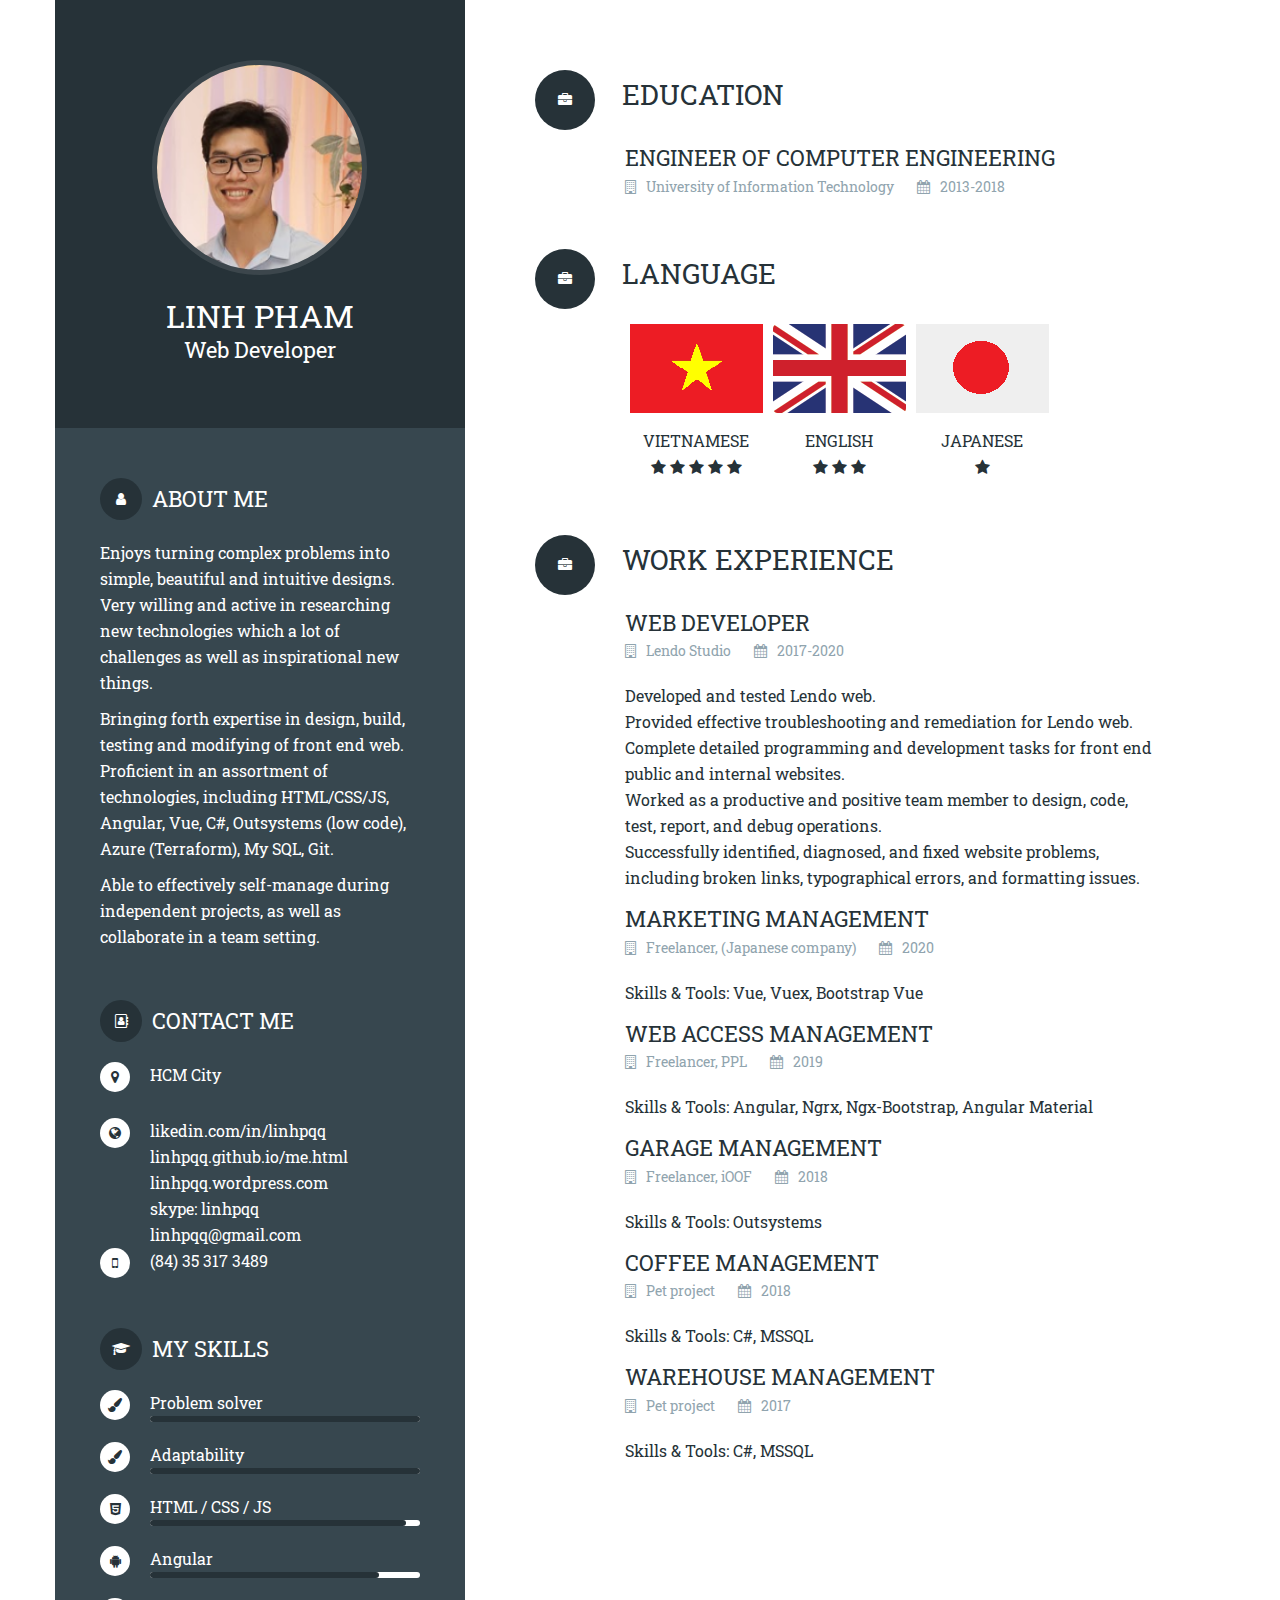
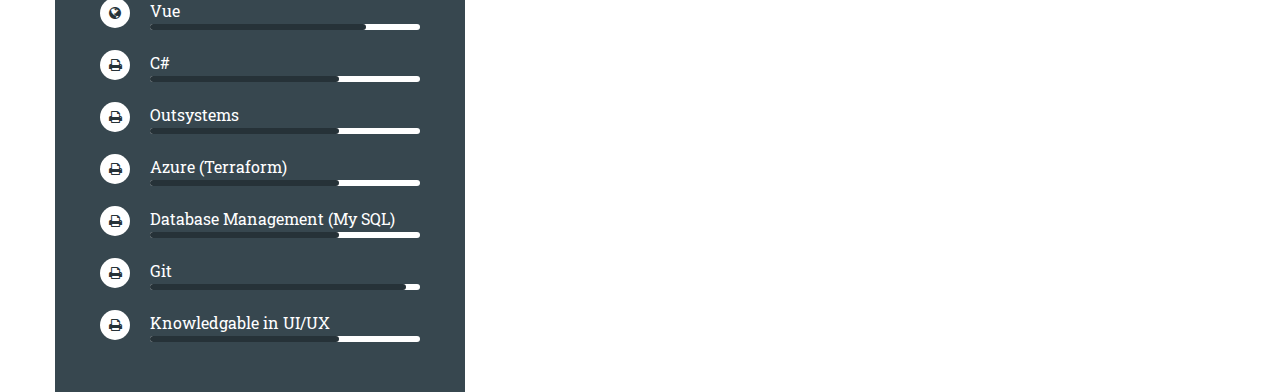
<file: me.html>
<!DOCTYPE html>
<html lang="en">
<head>
	<meta charset="UTF-8">
	<title>Linh</title>
	<!-- Load font awesome -->
	<link rel="stylesheet" href="assets/vendors/font-awesome-4.7.0/css/font-awesome.min.css">

	<!-- Load google font -->
	<link href="https://fonts.googleapis.com/css?family=Roboto+Slab:400,700" rel="stylesheet">

	<!-- Load main stylesheet -->
	<link rel="stylesheet" href="assets/css/style.css">
</head>
<body>
	<div class="wrapper flex">
		<div class="sidebar">
			<div class="avatar">
				<img src="assets/img/avatar.png" width="215" height="215" alt="Md Alamin Mir" />
				<h1 class="name">LINH PHAM</h1>
				<h4 class="job">Web Developer	</h4>
			</div><!-- .avatar -->

			<div class="module">
				<h3 class="module__title">
					<i class="fa fa-user circle circle--medium"></i>
					<span>About Me</span>
				</h3>
				<div class="module__content">
					<p>Enjoys turning complex problems into simple, beautiful and intuitive designs. Very willing and active in researching new technologies which a lot of challenges as well as inspirational new things.</p>
					<p>Bringing forth expertise in design, build, testing and modifying of front end web. Proficient in an assortment of technologies, including HTML/CSS/JS, Angular, Vue, C#, Outsystems (low code), Azure (Terraform), My SQL, Git.</p>
					<p>Able to effectively self-manage during independent projects, as well as collaborate in a team setting.</p>
				</div>
			</div><!-- End .module #1 -->

			<div class="module">
				<h3 class="module__title">
					<i class="fa fa-address-book-o circle circle--medium"></i>
					<span>Contact Me</span>
				</h3>
				<div class="module__content">
					<ul>
						<li class="flex">
							<i class="fa fa-map-marker circle circle--small circle--white"></i>
							<div>HCM City</div>
						</li>
						<br>
						<li class="flex">
							<i class="fa fa-globe circle circle--small circle--white"></i>
							<div>
								likedin.com/in/linhpqq<br>
								linhpqq.github.io/me.html<br>
								linhpqq.wordpress.com<br>
								skype: linhpqq<br>
								linhpqq@gmail.com</div>
						</li>
						<li class="flex">
							<i class="fa fa-mobile circle circle--small circle--white"></i>
							<div>(84) 35 317 3489</div>
						</li>
					</ul>
				</div>
			</div><!-- End .module #2 -->

			<div class="module module--progress">
				<h3 class="module__title">
					<i class="fa fa-graduation-cap circle circle--medium"></i>
					<span>My Skills</span>
				</h3>
				<div class="module__content">
					<ul>
						<li class="flex">
							<i class="fa fa-paint-brush circle circle--small circle--white"></i>
							<div class="flex--1">
								<span>Problem solver</span>
								<span class="progress-bar"><span style="width:100%"></span></span>
							</div>
						</li>
						<li class="flex">
							<i class="fa fa-paint-brush circle circle--small circle--white"></i>
							<div class="flex--1">
								<span>Adaptability</span>
								<span class="progress-bar"><span style="width:100%"></span></span>
							</div>
						</li>
						<li class="flex">
							<i class="fa fa-html5 circle circle--small circle--white"></i>
							<div class="flex--1">
								<span>HTML / CSS / JS</span>
								<span class="progress-bar"><span style="width:95%"></span></span>
							</div>
						</li>
						<li class="flex">
							<i class="fa fa-android circle circle--small circle--white"></i>
							<div class="flex--1">
								<span>Angular</span>
								<span class="progress-bar"><span style="width:85%"></span></span>
							</div>
						</li>
						<li class="flex">
							<i class="fa fa-globe circle circle--small circle--white"></i>
							<div class="flex--1">
								<span>Vue</span>
								<span class="progress-bar"><span style="width:80%"></span></span>
							</div>
						</li>
						<li class="flex">
							<i class="fa fa-print circle circle--small circle--white"></i>
							<div class="flex--1">
								<span>C#</span>
								<span class="progress-bar"><span style="width:70%"></span></span>
							</div>
						</li>
						<li class="flex">
							<i class="fa fa-print circle circle--small circle--white"></i>
							<div class="flex--1">
								<span>Outsystems</span>
								<span class="progress-bar"><span style="width:70%"></span></span>
							</div>
						</li>
						<li class="flex">
							<i class="fa fa-print circle circle--small circle--white"></i>
							<div class="flex--1">
								<span>Azure (Terraform)</span>
								<span class="progress-bar"><span style="width:70%"></span></span>
							</div>
						</li>
						<li class="flex">
							<i class="fa fa-print circle circle--small circle--white"></i>
							<div class="flex--1">
								<span>Database Management (My SQL)</span>
								<span class="progress-bar"><span style="width:70%"></span></span>
							</div>
						</li>
						<li class="flex">
							<i class="fa fa-print circle circle--small circle--white"></i>
							<div class="flex--1">
								<span>Git</span>
								<span class="progress-bar"><span style="width:95%"></span></span>
							</div>
						</li>
						<li class="flex">
							<i class="fa fa-print circle circle--small circle--white"></i>
							<div class="flex--1">
								<span>Knowledgable in UI/UX</span>
								<span class="progress-bar"><span style="width:70%"></span></span>
							</div>
						</li>
					</ul>
				</div>
			</div><!-- End .module #3 -->
			
		</div><!-- End .sidebar -->
		<div class="content">
			<div class="section">
				<h2 class="section__title">
					<i class="fa fa-briefcase circle circle--large"></i>
					<span>Education</span>
				</h2>
				<div class="section__content">
					<div class="module">
						<h3 class="module__title">Engineer of Computer Engineering</h3>
						<div class="module__meta">
							<span><i class="fa fa-building-o"></i>University of Information Technology</span>
							<span><i class="fa fa-calendar"></i>2013-2018</span>
						</div>
					</div>
				</div><!-- End .module #1 -->
			</div><!-- End .section #1 -->

			<div class="section">
				<h2 class="section__title">
					<i class="fa fa-briefcase circle circle--large"></i>
					<span>Language</span>
				</h2>
				<div class="section__content">
					<div class="lang flex">
						<div class="lang__content">
							<img src="assets/img/vietnamese.png" width="133" height="89" alt="English" />
							<h4>Vietnamese</h4>
							<div class="star">
								<i class="fa fa-star"></i>
								<i class="fa fa-star"></i>
								<i class="fa fa-star"></i>
								<i class="fa fa-star"></i>
								<i class="fa fa-star"></i>
							</div>
						</div>
						<div class="lang__content">
							<img src="assets/img/english.png" width="133" height="89" alt="English" />
							<h4>English</h4>
							<div class="star">
								<i class="fa fa-star"></i>
								<i class="fa fa-star"></i>
								<i class="fa fa-star"></i>
							</div>
						</div>
						<div class="lang__content">
							<img src="assets/img/japanese.png" width="133" height="89" alt="Japanese" />
							<h4>Japanese</h4>
							<div class="star">
								<i class="fa fa-star"></i>
							</div>
						</div>
					</div>
				</div><!-- End .section__content -->
			</div><!-- End .section #2 -->

			<div class="section">
				<h2 class="section__title">
					<i class="fa fa-briefcase circle circle--large"></i>
					<span>Work Experience</span>
				</h2>
				<div class="section__content">
					<div class="module">
						<h3 class="module__title">Web Developer</h3>
						<div class="module__meta">
							<span><i class="fa fa-building-o"></i>Lendo Studio</span>
							<span><i class="fa fa-calendar"></i>2017-2020</span>
						</div>
						<div class="module__content">
							<p>
								Developed and tested Lendo web.<br>
								Provided effective troubleshooting and remediation for Lendo web.<br>
								Complete detailed programming and development tasks for front end public and internal websites.<br>
								Worked as a productive and positive team member to design, code, test, report, and debug operations.<br>
								Successfully identified, diagnosed, and fixed website problems, including broken links, typographical errors, and
								formatting issues.
							</p>
						</div>
					</div>
				</div><!-- End .module #3 -->

				<div class="section__content">
					<div class="module">
						<h3 class="module__title">MARKETING MANAGEMENT</h3>
						<div class="module__meta">
							<span><i class="fa fa-building-o"></i>Freelancer, (Japanese company)</span>
							<span><i class="fa fa-calendar"></i>2020</span>
						</div>
						<div class="module__content">
							<p>
								Skills & Tools: Vue, Vuex, Bootstrap Vue
							</p>
						</div>
					</div>
				</div><!-- End .module #4 -->

				<div class="section__content">
					<div class="module">
						<h3 class="module__title">WEB ACCESS MANAGEMENT</h3>
						<div class="module__meta">
							<span><i class="fa fa-building-o"></i>Freelancer, PPL</span>
							<span><i class="fa fa-calendar"></i>2019</span>
						</div>
						<div class="module__content">
							<p>
								Skills & Tools: Angular, Ngrx, Ngx-Bootstrap, Angular Material
							</p>
						</div>
					</div>
				</div><!-- End .module #5 -->

				<div class="section__content">
					<div class="module">
						<h3 class="module__title">GARAGE MANAGEMENT</h3>
						<div class="module__meta">
							<span><i class="fa fa-building-o"></i>Freelancer, iOOF</span>
							<span><i class="fa fa-calendar"></i>2018</span>
						</div>
						<div class="module__content">
							<p>
								Skills & Tools: Outsystems
							</p>
						</div>
					</div>
				</div><!-- End .module #6 -->

				<div class="section__content">
					<div class="module">
						<h3 class="module__title">COFFEE MANAGEMENT</h3>
						<div class="module__meta">
							<span><i class="fa fa-building-o"></i>Pet project</span>
							<span><i class="fa fa-calendar"></i>2018</span>
						</div>
						<div class="module__content">
							<p>
								Skills & Tools: C#, MSSQL
							</p>
						</div>
					</div>
				</div><!-- End .module #7 -->

				<div class="section__content">
					<div class="module">
						<h3 class="module__title">WAREHOUSE MANAGEMENT</h3>
						<div class="module__meta">
							<span><i class="fa fa-building-o"></i>Pet project</span>
							<span><i class="fa fa-calendar"></i>2017</span>
						</div>
						<div class="module__content">
							<p>
								Skills & Tools: C#, MSSQL
							</p>
						</div>
					</div>
				</div><!-- End .module #8 -->
			</div><!-- End .section #3 -->

		</div><!-- End .content -->
	</div><!-- End .wrapper -->
</body>
</html>
</file>
<file: assets/css/style.css>
html, body, div, span, applet, object, iframe,
h1, h2, h3, h4, h5, h6, p, blockquote, pre,
a, abbr, acronym, address, big, cite, code,
del, dfn, em, img, ins, kbd, q, s, samp,
small, strike, strong, sub, sup, tt, var,
b, u, i, center,
dl, dt, dd, ol, ul, li,
fieldset, form, label, legend,
table, caption, tbody, tfoot, thead, tr, th, td,
article, aside, canvas, details, embed, 
figure, figcaption, footer, header, hgroup, 
menu, nav, output, ruby, section, summary,
time, mark, audio, video {
	margin: 0;
	padding: 0;
	border: 0;
	font-size: 100%;
	font: inherit;
	vertical-align: baseline;
}
/* HTML5 display-role reset for older browsers */
article, aside, details, figcaption, figure, 
footer, header, hgroup, menu, nav, section {
	display: block;
}
body {
	line-height: 1.625;
	font-size: 16px;
	color: #263238;
	font-family: 'Roboto Slab', serif;
	-webkit-font-smoothing: antialiased;
}
ol, ul {
	list-style: none;
}
blockquote, q {
	quotes: none;
}
blockquote:before, blockquote:after,
q:before, q:after {
	content: '';
	content: none;
}
table {
	border-collapse: collapse;
	border-spacing: 0;
}
*, *:before, *:after {
	box-sizing: border-box;
}
img {
	vertical-align: middle;
	max-width: 100%;
}
p {
	margin: 0 0 10px;
}

/* Helper Class */
.flex {
	display: flex;
}
.flex .middle {
	align-items: center;
}
.flex .flex--1 {
	flex: 1;
}

/* Global Layout */
.wrapper {
	max-width: 1170px;
	width: 100%;
	margin: auto;
}
.sidebar {
	width: 35%;
	background: #37474f;
	color: #fff;
}
.content {
	width: 65%;
	padding: 70px;
}

/* Avatar */
.avatar {
	text-align: center;
	padding: 60px 0;
	background: #263238;
}
.avatar img {
	border-radius: 50%;
	border: 5px solid rgba(255, 255, 255, .1);
}
.avatar h1 {
	font-size: 32px;
	text-transform: uppercase;
	margin: 25px 0 0;
	line-height: 1;
}
.avatar h4 {
	font-size: 22px;
}

/* Module */
.sidebar .module {
	padding: 0 45px;
	margin-top: 50px;
}
.sidebar .module:last-child {
	margin-bottom: 50px;
}
.module__title {
	font-size: 22px;
	text-transform: uppercase;
	display: flex;
	align-items: center;
	margin-bottom: 20px;
}
.module__meta {
	font-size: 14px;
	color: #90a4ae;
	margin-bottom: 20px;
}
.module__meta i {
	margin-right: 10px;
}
.module__meta span {
	margin-right: 20px;
}
.module__title .circle {
	margin-right: 10px;
}
.circle {
	font-size: 14px;
	color: #fff;
	background: #263238;
	border-radius: 50%;
	text-align: center;
	margin-right: 20px;
}
.circle.circle--large {
	width: 60px;
	height: 60px;
	line-height: 60px;
}
.circle.circle--medium {
	width: 42px;
	height: 42px;
	line-height: 42px;
}
.circle.circle--small {
	width: 30px;
	height: 30px;
	line-height: 30px;
}
.circle.circle--white {
	background: #fff;
	color: #263238;
}

/* Progress bar */
.progress-bar,
.progress-bar span {
	height: 6px;
	background: #fff;
	border-radius: 6px;
	display: block;
}
.progress-bar span {
	background: #263238;
}
.module--progress li {
	margin-bottom: 20px;
}

/* Section */
.section:not(.last-child) {
	margin-bottom: 50px;
}
.section__title {
	font-size: 28px;
	text-transform: uppercase;
	margin: 0 0 10px;
}
.section__content {
	padding-left: 90px;
}
.content .module:not(:first-child) {
	margin-top: 50px;
}
.content .module__title {
	margin-bottom: 0;
}

/* Language */
.lang {
	justify-content: flex-start;
}
.lang__content {
	text-align: center;		
	margin: 5px;
}
.lang__content h4 {
	text-transform: uppercase;
	margin-top: 15px;
}
</file>
